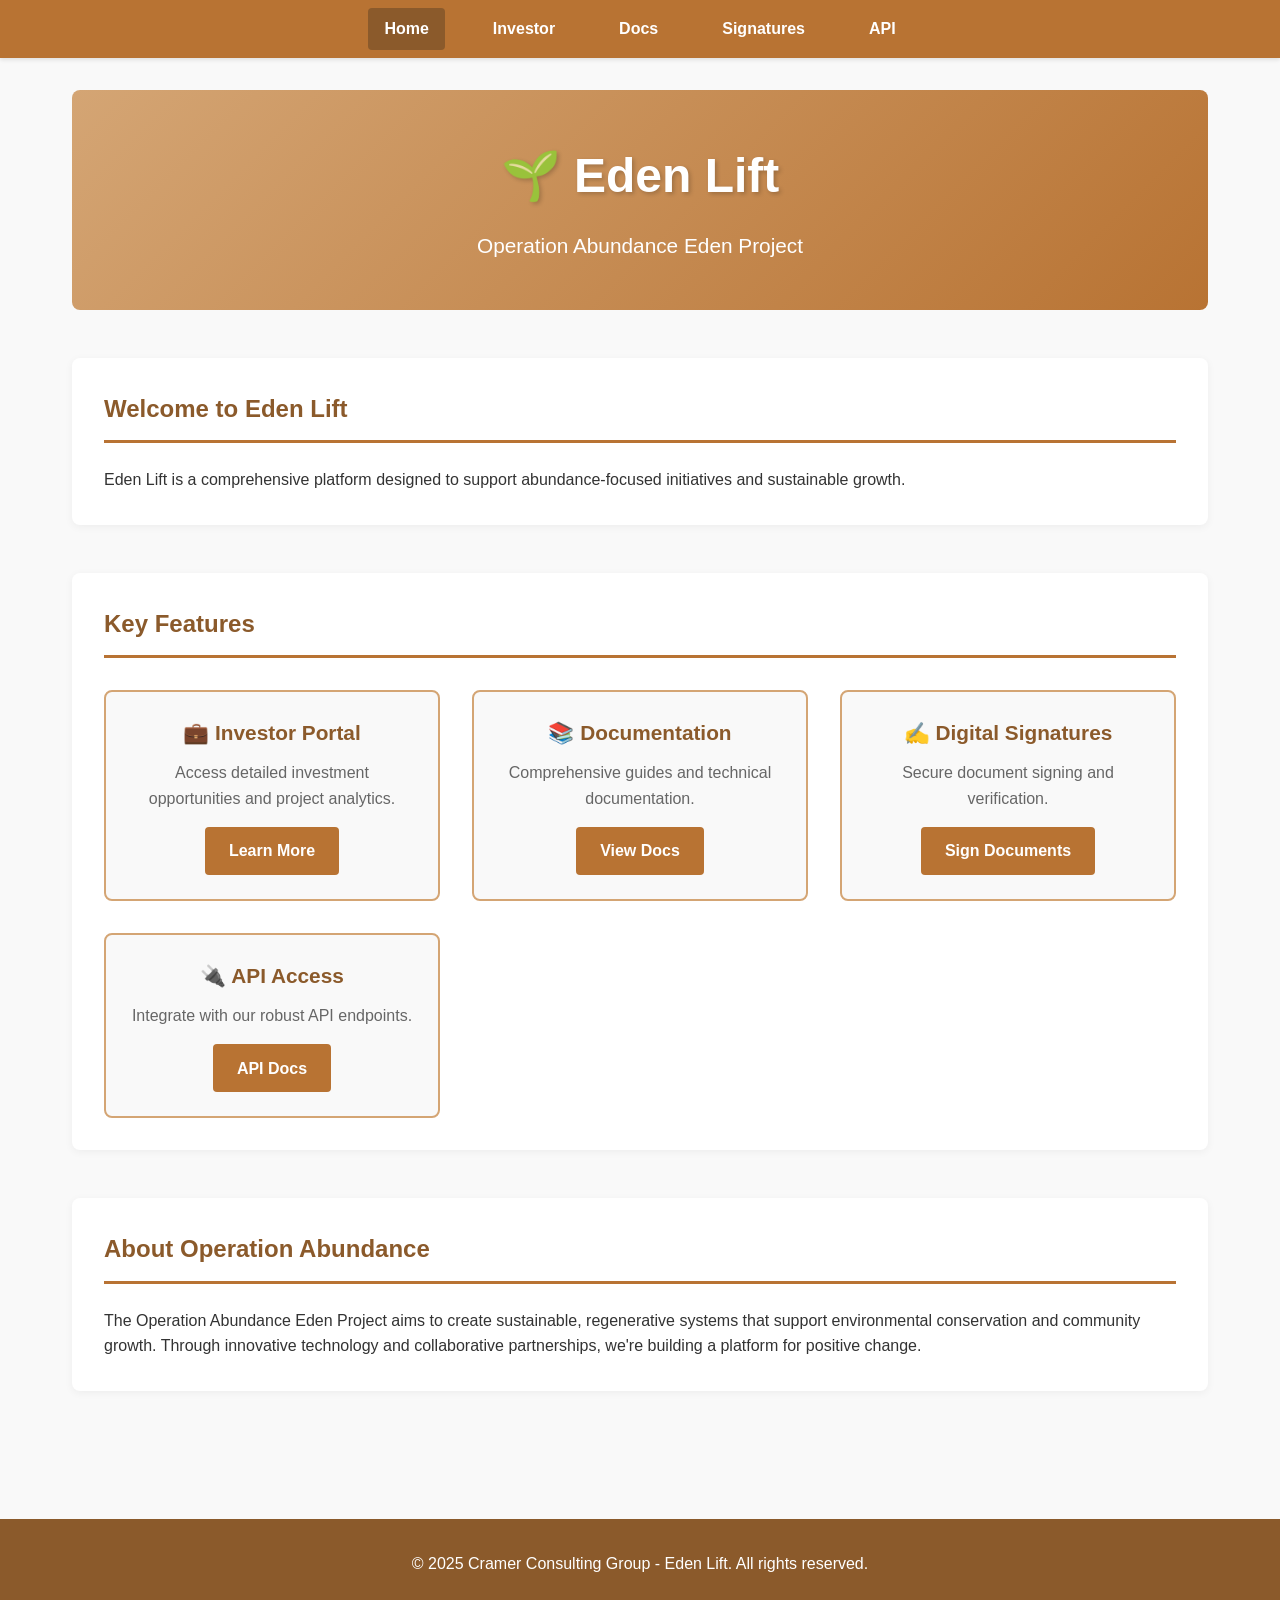
<file: index.html>
<!DOCTYPE html>
<html lang="en">
<head>
    <meta charset="UTF-8">
    <meta name="viewport" content="width=device-width, initial-scale=1.0">
    <title>Eden Lift - Operation Abundance Eden Project</title>
    <link rel="stylesheet" href="assets/css/style.css">
</head>
<body>
    <nav class="copper-nav" aria-label="Main menu">
        <ul>
            <li><a href="index.html" class="active">Home</a></li>
            <li><a href="investor/index.html">Investor</a></li>
            <li><a href="docs/index.html">Docs</a></li>
            <li><a href="signatures/index.html">Signatures</a></li>
            <li><a href="api/index.html">API</a></li>
        </ul>
    </nav>

    <main>
        <header class="hero">
            <h1>🌱 Eden Lift</h1>
            <p class="tagline">Operation Abundance Eden Project</p>
        </header>

        <section class="intro">
            <h2>Welcome to Eden Lift</h2>
            <p>Eden Lift is a comprehensive platform designed to support abundance-focused initiatives and sustainable growth.</p>
        </section>

        <section class="features">
            <h2>Key Features</h2>
            <div class="feature-grid">
                <div class="feature-card">
                    <h3>💼 Investor Portal</h3>
                    <p>Access detailed investment opportunities and project analytics.</p>
                    <a href="investor/index.html" class="btn">Learn More</a>
                </div>
                <div class="feature-card">
                    <h3>📚 Documentation</h3>
                    <p>Comprehensive guides and technical documentation.</p>
                    <a href="docs/index.html" class="btn">View Docs</a>
                </div>
                <div class="feature-card">
                    <h3>✍️ Digital Signatures</h3>
                    <p>Secure document signing and verification.</p>
                    <a href="signatures/index.html" class="btn">Sign Documents</a>
                </div>
                <div class="feature-card">
                    <h3>🔌 API Access</h3>
                    <p>Integrate with our robust API endpoints.</p>
                    <a href="api/index.html" class="btn">API Docs</a>
                </div>
            </div>
        </section>

        <section class="about">
            <h2>About Operation Abundance</h2>
            <p>The Operation Abundance Eden Project aims to create sustainable, regenerative systems that support environmental conservation and community growth. Through innovative technology and collaborative partnerships, we're building a platform for positive change.</p>
        </section>
    </main>

    <footer>
        <p>&copy; 2025 Cramer Consulting Group - Eden Lift. All rights reserved.</p>
    </footer>
</body>
</html>
</file>
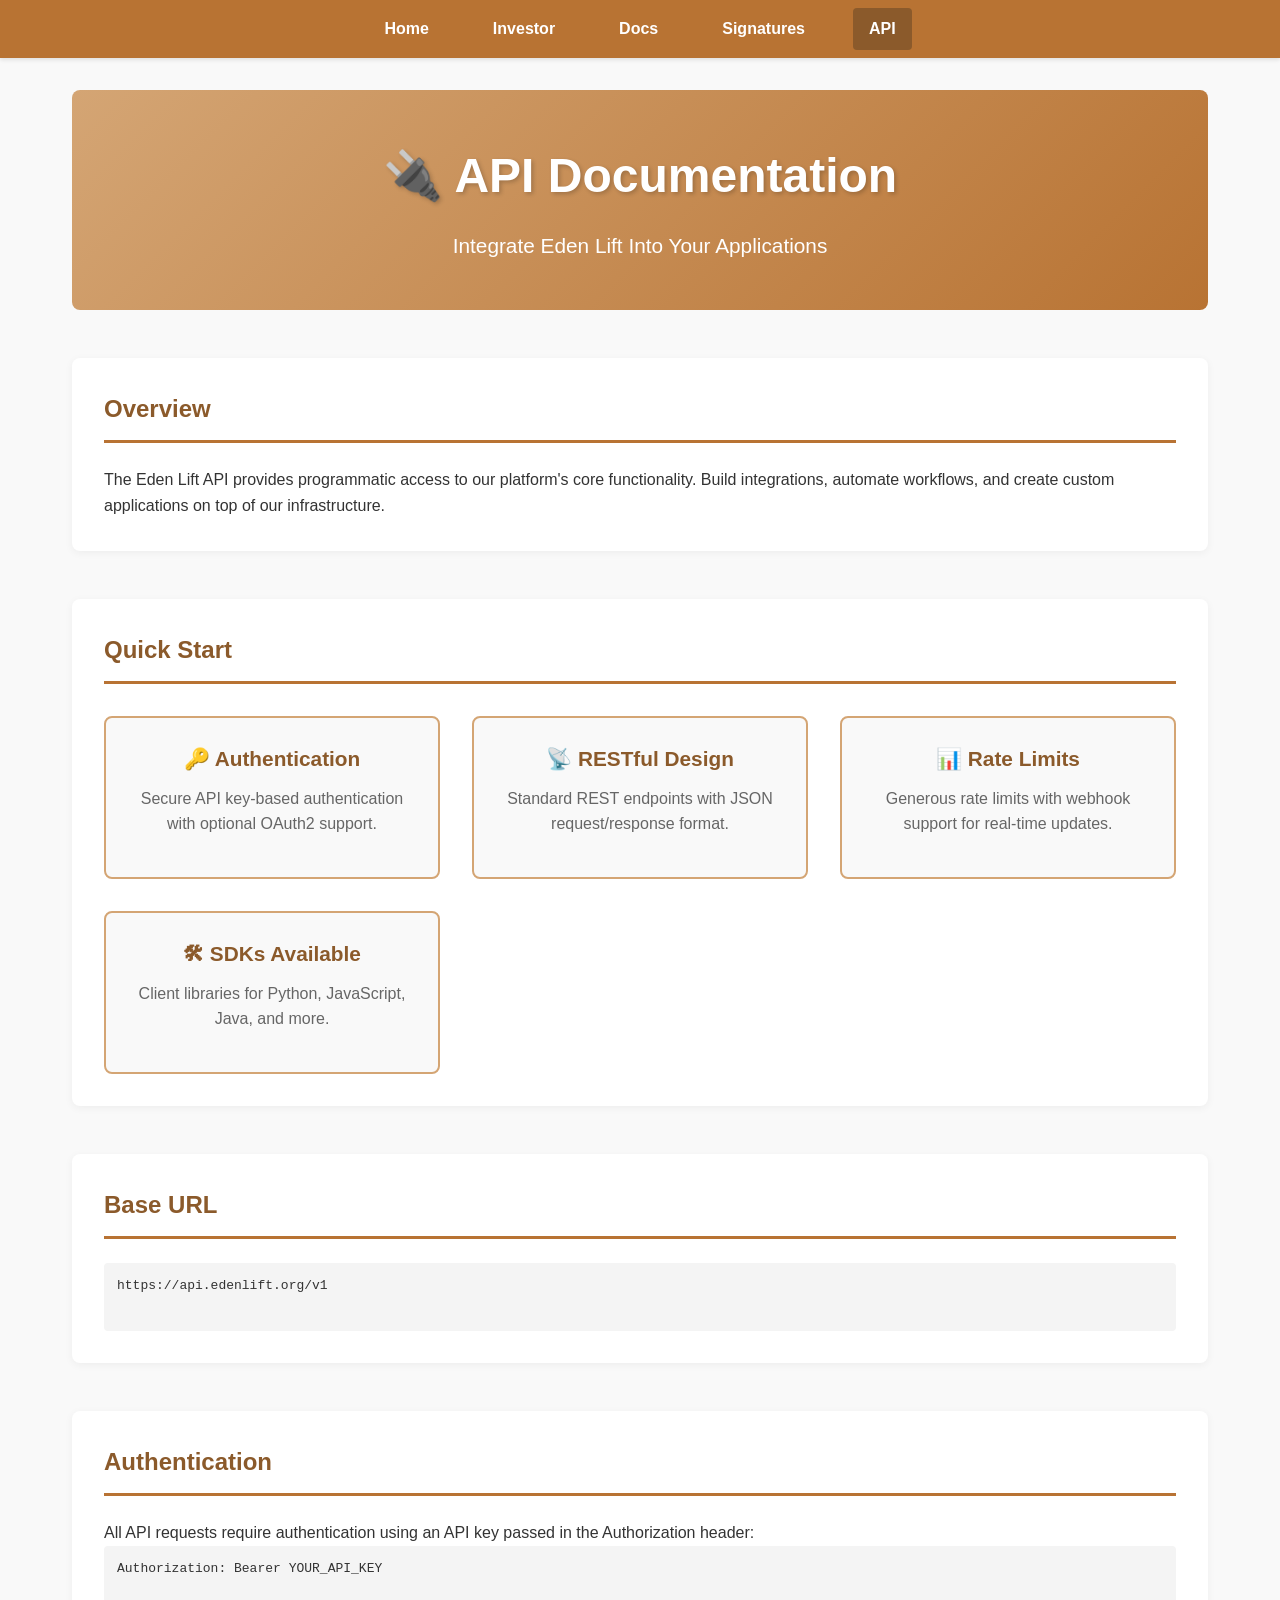
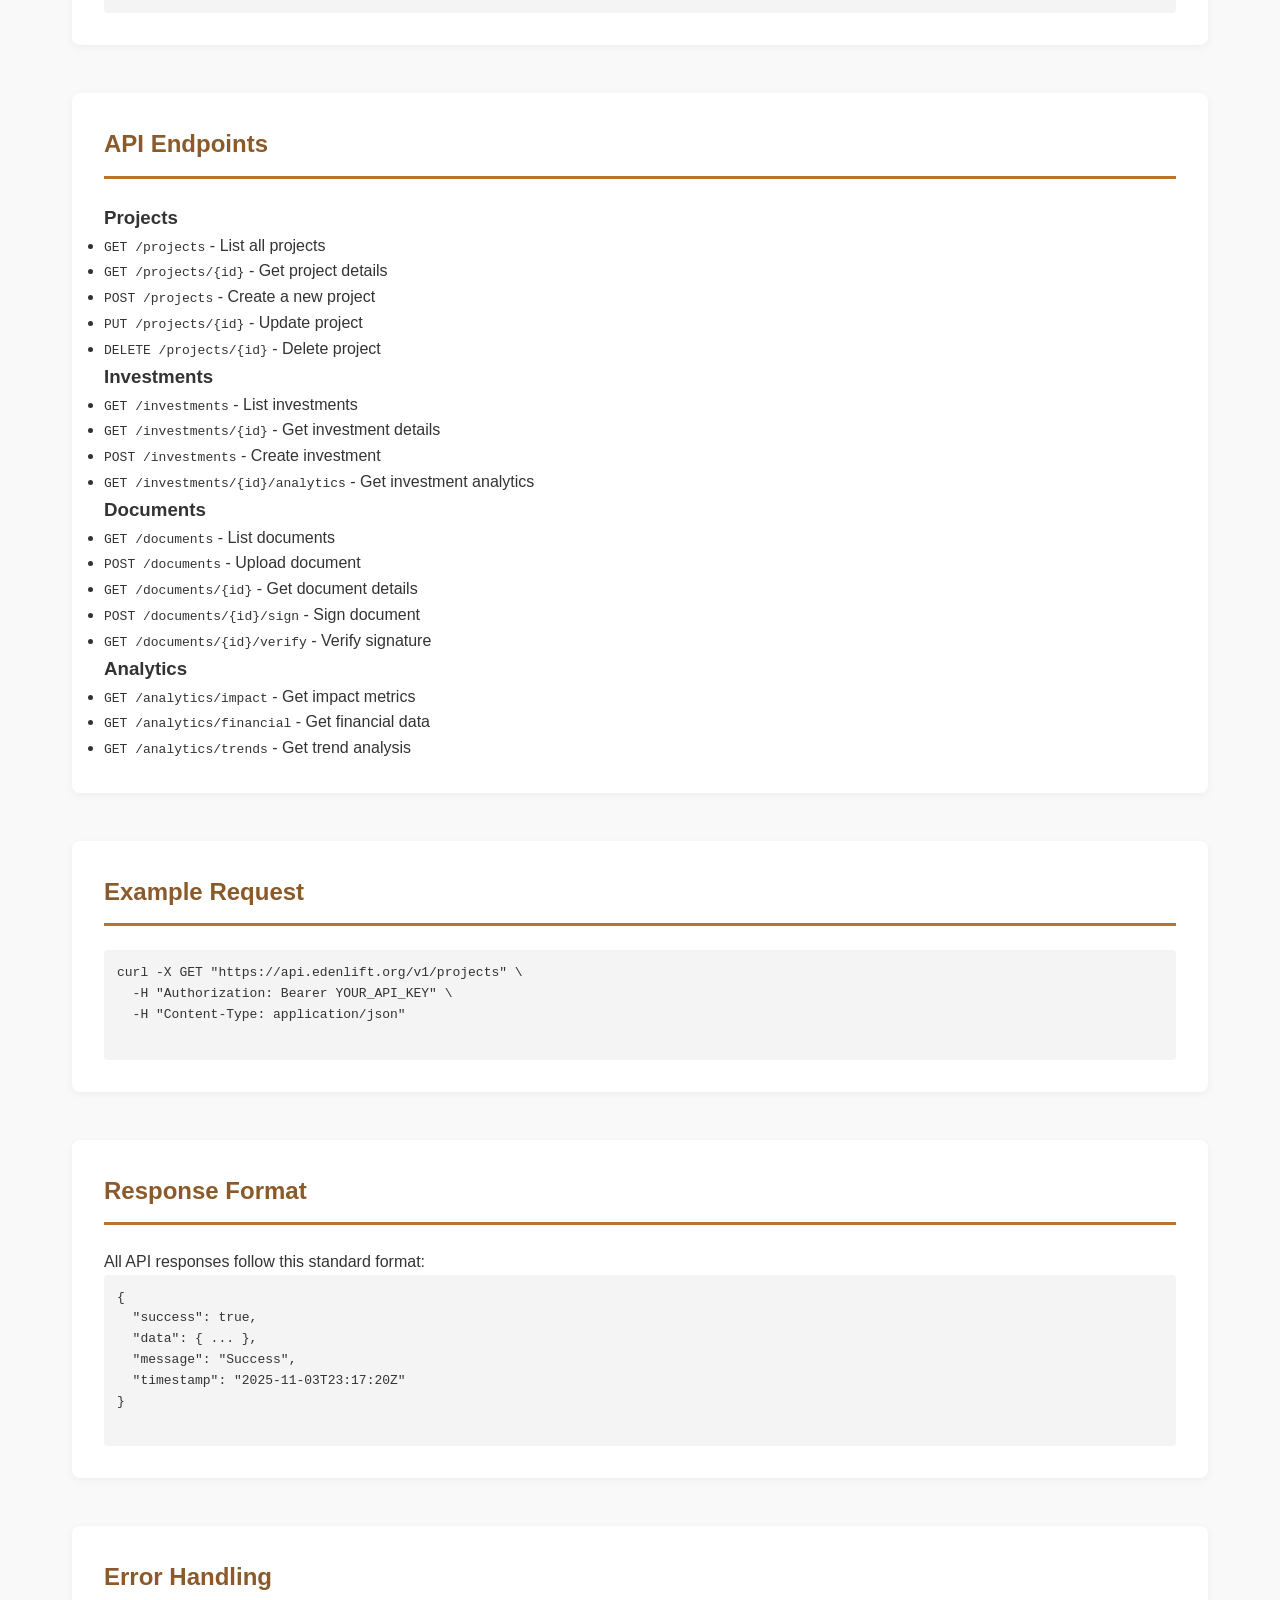
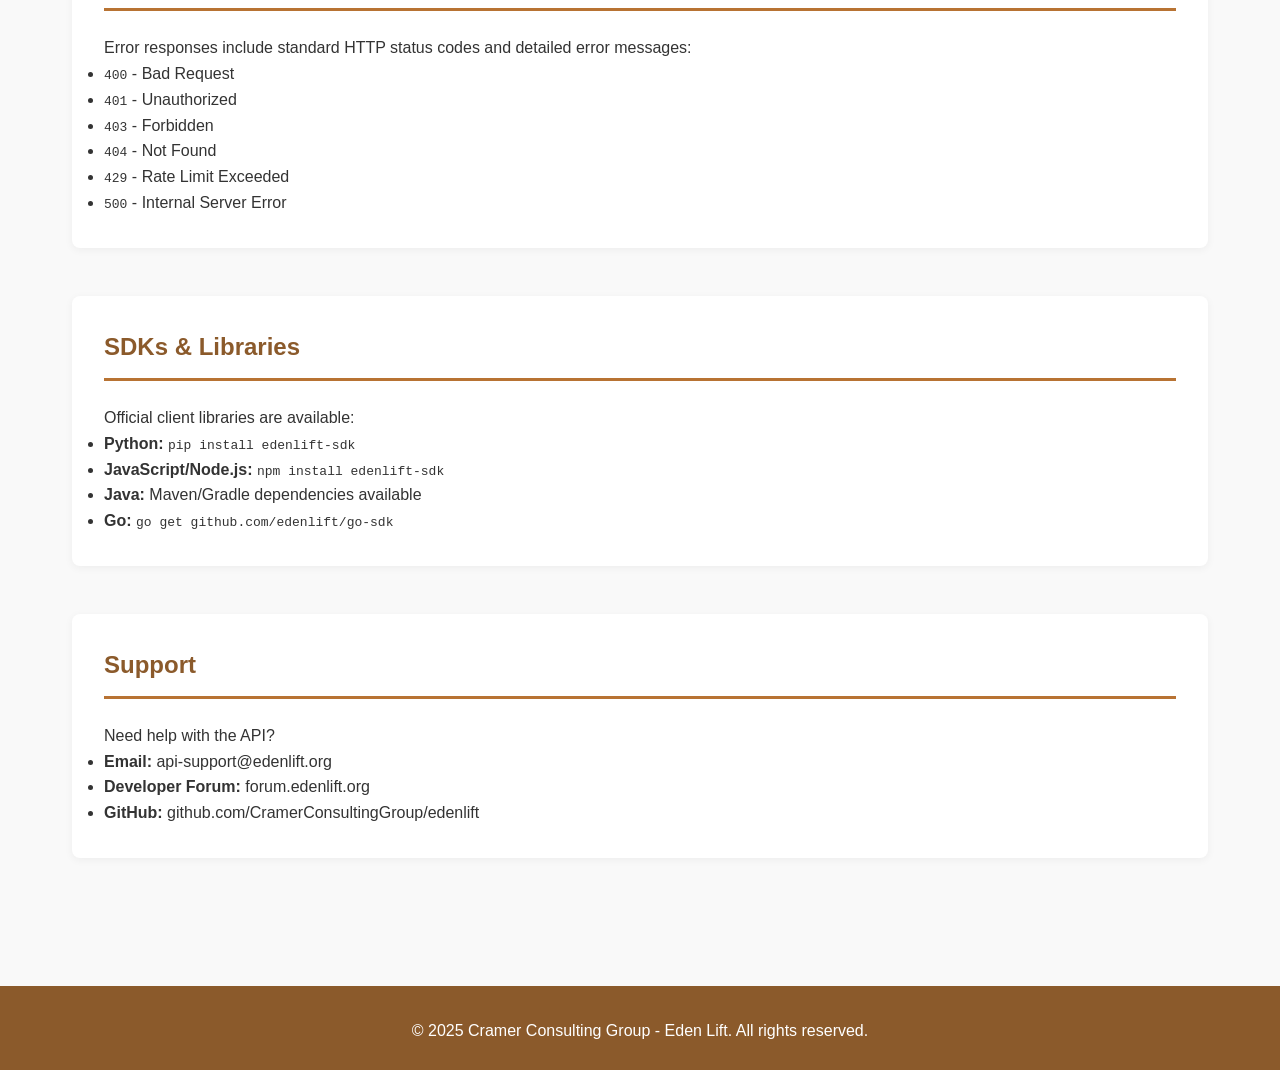
<file: api/index.html>
<!DOCTYPE html>
<html lang="en">
<head>
    <meta charset="UTF-8">
    <meta name="viewport" content="width=device-width, initial-scale=1.0">
    <title>API Documentation - Eden Lift</title>
    <link rel="stylesheet" href="../assets/css/style.css">
</head>
<body>
    <nav class="copper-nav" aria-label="Main menu">
        <ul>
            <li><a href="../index.html">Home</a></li>
            <li><a href="../investor/index.html">Investor</a></li>
            <li><a href="../docs/index.html">Docs</a></li>
            <li><a href="../signatures/index.html">Signatures</a></li>
            <li><a href="index.html" class="active">API</a></li>
        </ul>
    </nav>

    <main>
        <header class="hero">
            <h1>🔌 API Documentation</h1>
            <p class="tagline">Integrate Eden Lift Into Your Applications</p>
        </header>

        <section>
            <h2>Overview</h2>
            <p>The Eden Lift API provides programmatic access to our platform's core functionality. Build integrations, automate workflows, and create custom applications on top of our infrastructure.</p>
        </section>

        <section>
            <h2>Quick Start</h2>
            <div class="feature-grid">
                <div class="feature-card">
                    <h3>🔑 Authentication</h3>
                    <p>Secure API key-based authentication with optional OAuth2 support.</p>
                </div>
                <div class="feature-card">
                    <h3>📡 RESTful Design</h3>
                    <p>Standard REST endpoints with JSON request/response format.</p>
                </div>
                <div class="feature-card">
                    <h3>📊 Rate Limits</h3>
                    <p>Generous rate limits with webhook support for real-time updates.</p>
                </div>
                <div class="feature-card">
                    <h3>🛠 SDKs Available</h3>
                    <p>Client libraries for Python, JavaScript, Java, and more.</p>
                </div>
            </div>
        </section>

        <section>
            <h2>Base URL</h2>
            <pre style="background: #f4f4f4; padding: 1em; border-radius: 4px; overflow-x: auto;">
https://api.edenlift.org/v1
            </pre>
        </section>

        <section>
            <h2>Authentication</h2>
            <p>All API requests require authentication using an API key passed in the Authorization header:</p>
            <pre style="background: #f4f4f4; padding: 1em; border-radius: 4px; overflow-x: auto;">
Authorization: Bearer YOUR_API_KEY
            </pre>
        </section>

        <section>
            <h2>API Endpoints</h2>
            
            <h3>Projects</h3>
            <ul>
                <li><code>GET /projects</code> - List all projects</li>
                <li><code>GET /projects/{id}</code> - Get project details</li>
                <li><code>POST /projects</code> - Create a new project</li>
                <li><code>PUT /projects/{id}</code> - Update project</li>
                <li><code>DELETE /projects/{id}</code> - Delete project</li>
            </ul>

            <h3>Investments</h3>
            <ul>
                <li><code>GET /investments</code> - List investments</li>
                <li><code>GET /investments/{id}</code> - Get investment details</li>
                <li><code>POST /investments</code> - Create investment</li>
                <li><code>GET /investments/{id}/analytics</code> - Get investment analytics</li>
            </ul>

            <h3>Documents</h3>
            <ul>
                <li><code>GET /documents</code> - List documents</li>
                <li><code>POST /documents</code> - Upload document</li>
                <li><code>GET /documents/{id}</code> - Get document details</li>
                <li><code>POST /documents/{id}/sign</code> - Sign document</li>
                <li><code>GET /documents/{id}/verify</code> - Verify signature</li>
            </ul>

            <h3>Analytics</h3>
            <ul>
                <li><code>GET /analytics/impact</code> - Get impact metrics</li>
                <li><code>GET /analytics/financial</code> - Get financial data</li>
                <li><code>GET /analytics/trends</code> - Get trend analysis</li>
            </ul>
        </section>

        <section>
            <h2>Example Request</h2>
            <pre style="background: #f4f4f4; padding: 1em; border-radius: 4px; overflow-x: auto;">
curl -X GET "https://api.edenlift.org/v1/projects" \
  -H "Authorization: Bearer YOUR_API_KEY" \
  -H "Content-Type: application/json"
            </pre>
        </section>

        <section>
            <h2>Response Format</h2>
            <p>All API responses follow this standard format:</p>
            <pre style="background: #f4f4f4; padding: 1em; border-radius: 4px; overflow-x: auto;">
{
  "success": true,
  "data": { ... },
  "message": "Success",
  "timestamp": "2025-11-03T23:17:20Z"
}
            </pre>
        </section>

        <section>
            <h2>Error Handling</h2>
            <p>Error responses include standard HTTP status codes and detailed error messages:</p>
            <ul>
                <li><code>400</code> - Bad Request</li>
                <li><code>401</code> - Unauthorized</li>
                <li><code>403</code> - Forbidden</li>
                <li><code>404</code> - Not Found</li>
                <li><code>429</code> - Rate Limit Exceeded</li>
                <li><code>500</code> - Internal Server Error</li>
            </ul>
        </section>

        <section>
            <h2>SDKs & Libraries</h2>
            <p>Official client libraries are available:</p>
            <ul>
                <li><strong>Python:</strong> <code>pip install edenlift-sdk</code></li>
                <li><strong>JavaScript/Node.js:</strong> <code>npm install edenlift-sdk</code></li>
                <li><strong>Java:</strong> Maven/Gradle dependencies available</li>
                <li><strong>Go:</strong> <code>go get github.com/edenlift/go-sdk</code></li>
            </ul>
        </section>

        <section>
            <h2>Support</h2>
            <p>Need help with the API?</p>
            <ul>
                <li><strong>Email:</strong> api-support@edenlift.org</li>
                <li><strong>Developer Forum:</strong> forum.edenlift.org</li>
                <li><strong>GitHub:</strong> github.com/CramerConsultingGroup/edenlift</li>
            </ul>
        </section>
    </main>

    <footer>
        <p>&copy; 2025 Cramer Consulting Group - Eden Lift. All rights reserved.</p>
    </footer>
</body>
</html>
</file>
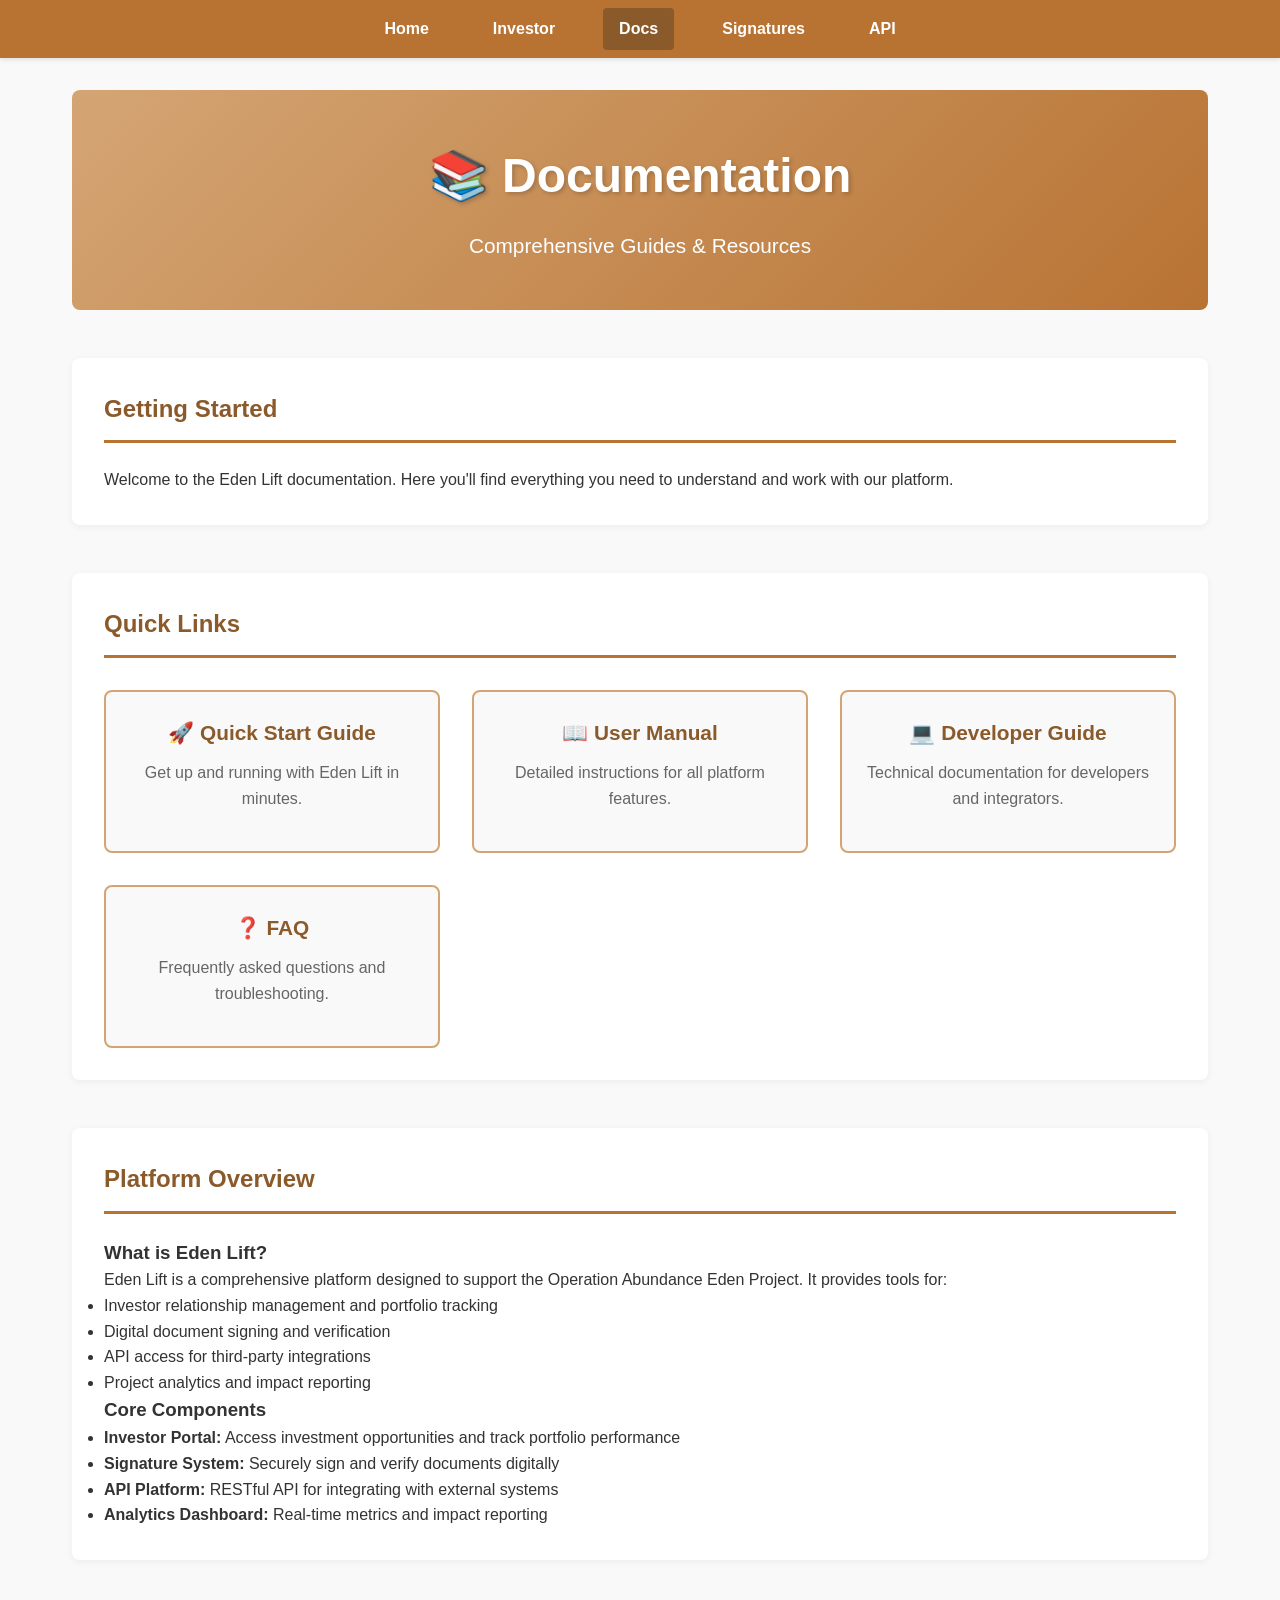
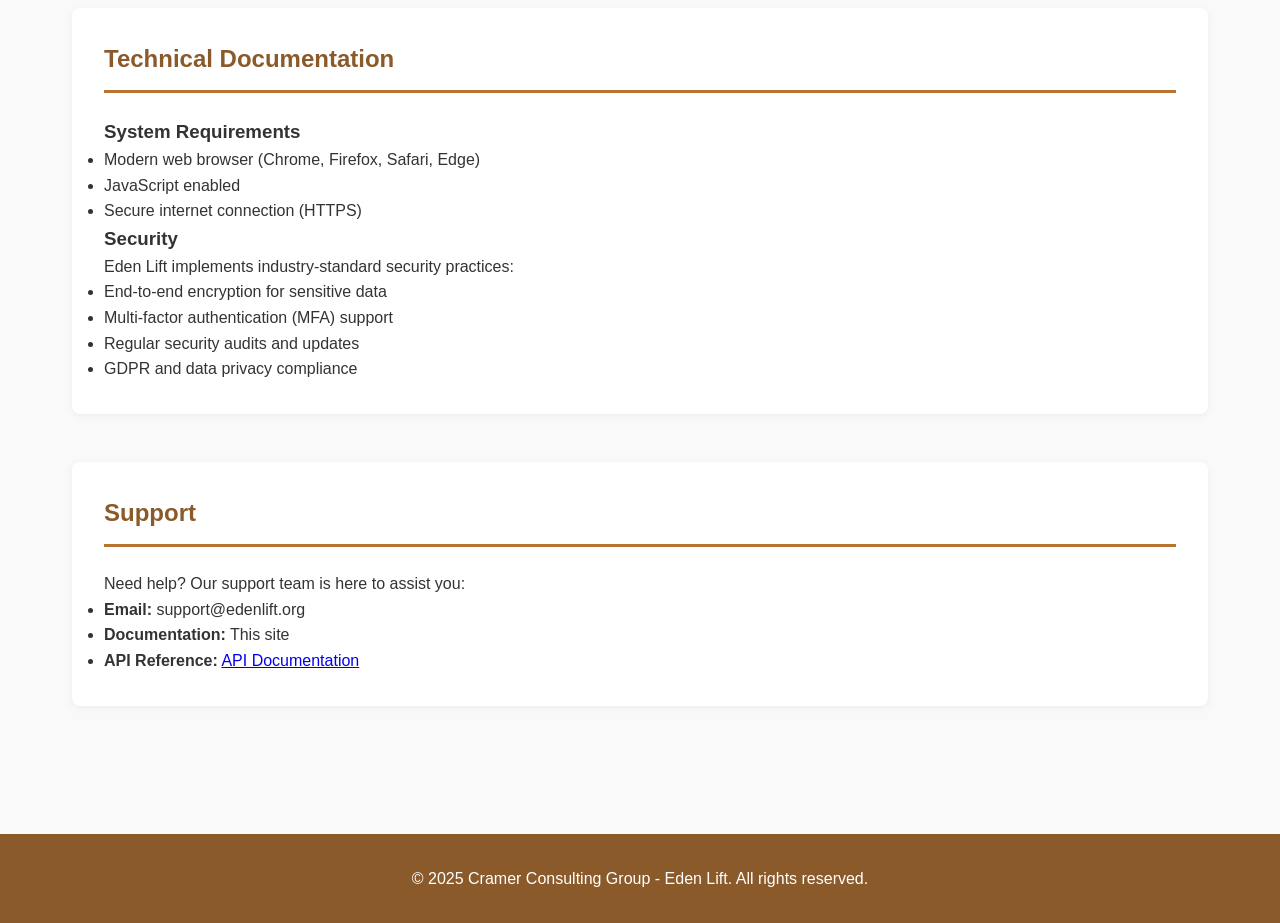
<file: docs/index.html>
<!DOCTYPE html>
<html lang="en">
<head>
    <meta charset="UTF-8">
    <meta name="viewport" content="width=device-width, initial-scale=1.0">
    <title>Documentation - Eden Lift</title>
    <link rel="stylesheet" href="../assets/css/style.css">
</head>
<body>
    <nav class="copper-nav" aria-label="Main menu">
        <ul>
            <li><a href="../index.html">Home</a></li>
            <li><a href="../investor/index.html">Investor</a></li>
            <li><a href="index.html" class="active">Docs</a></li>
            <li><a href="../signatures/index.html">Signatures</a></li>
            <li><a href="../api/index.html">API</a></li>
        </ul>
    </nav>

    <main>
        <header class="hero">
            <h1>📚 Documentation</h1>
            <p class="tagline">Comprehensive Guides & Resources</p>
        </header>

        <section>
            <h2>Getting Started</h2>
            <p>Welcome to the Eden Lift documentation. Here you'll find everything you need to understand and work with our platform.</p>
        </section>

        <section>
            <h2>Quick Links</h2>
            <div class="feature-grid">
                <div class="feature-card">
                    <h3>🚀 Quick Start Guide</h3>
                    <p>Get up and running with Eden Lift in minutes.</p>
                </div>
                <div class="feature-card">
                    <h3>📖 User Manual</h3>
                    <p>Detailed instructions for all platform features.</p>
                </div>
                <div class="feature-card">
                    <h3>💻 Developer Guide</h3>
                    <p>Technical documentation for developers and integrators.</p>
                </div>
                <div class="feature-card">
                    <h3>❓ FAQ</h3>
                    <p>Frequently asked questions and troubleshooting.</p>
                </div>
            </div>
        </section>

        <section>
            <h2>Platform Overview</h2>
            <h3>What is Eden Lift?</h3>
            <p>Eden Lift is a comprehensive platform designed to support the Operation Abundance Eden Project. It provides tools for:</p>
            <ul>
                <li>Investor relationship management and portfolio tracking</li>
                <li>Digital document signing and verification</li>
                <li>API access for third-party integrations</li>
                <li>Project analytics and impact reporting</li>
            </ul>

            <h3>Core Components</h3>
            <ul>
                <li><strong>Investor Portal:</strong> Access investment opportunities and track portfolio performance</li>
                <li><strong>Signature System:</strong> Securely sign and verify documents digitally</li>
                <li><strong>API Platform:</strong> RESTful API for integrating with external systems</li>
                <li><strong>Analytics Dashboard:</strong> Real-time metrics and impact reporting</li>
            </ul>
        </section>

        <section>
            <h2>Technical Documentation</h2>
            <h3>System Requirements</h3>
            <ul>
                <li>Modern web browser (Chrome, Firefox, Safari, Edge)</li>
                <li>JavaScript enabled</li>
                <li>Secure internet connection (HTTPS)</li>
            </ul>

            <h3>Security</h3>
            <p>Eden Lift implements industry-standard security practices:</p>
            <ul>
                <li>End-to-end encryption for sensitive data</li>
                <li>Multi-factor authentication (MFA) support</li>
                <li>Regular security audits and updates</li>
                <li>GDPR and data privacy compliance</li>
            </ul>
        </section>

        <section>
            <h2>Support</h2>
            <p>Need help? Our support team is here to assist you:</p>
            <ul>
                <li><strong>Email:</strong> support@edenlift.org</li>
                <li><strong>Documentation:</strong> This site</li>
                <li><strong>API Reference:</strong> <a href="../api/index.html">API Documentation</a></li>
            </ul>
        </section>
    </main>

    <footer>
        <p>&copy; 2025 Cramer Consulting Group - Eden Lift. All rights reserved.</p>
    </footer>
</body>
</html>
</file>
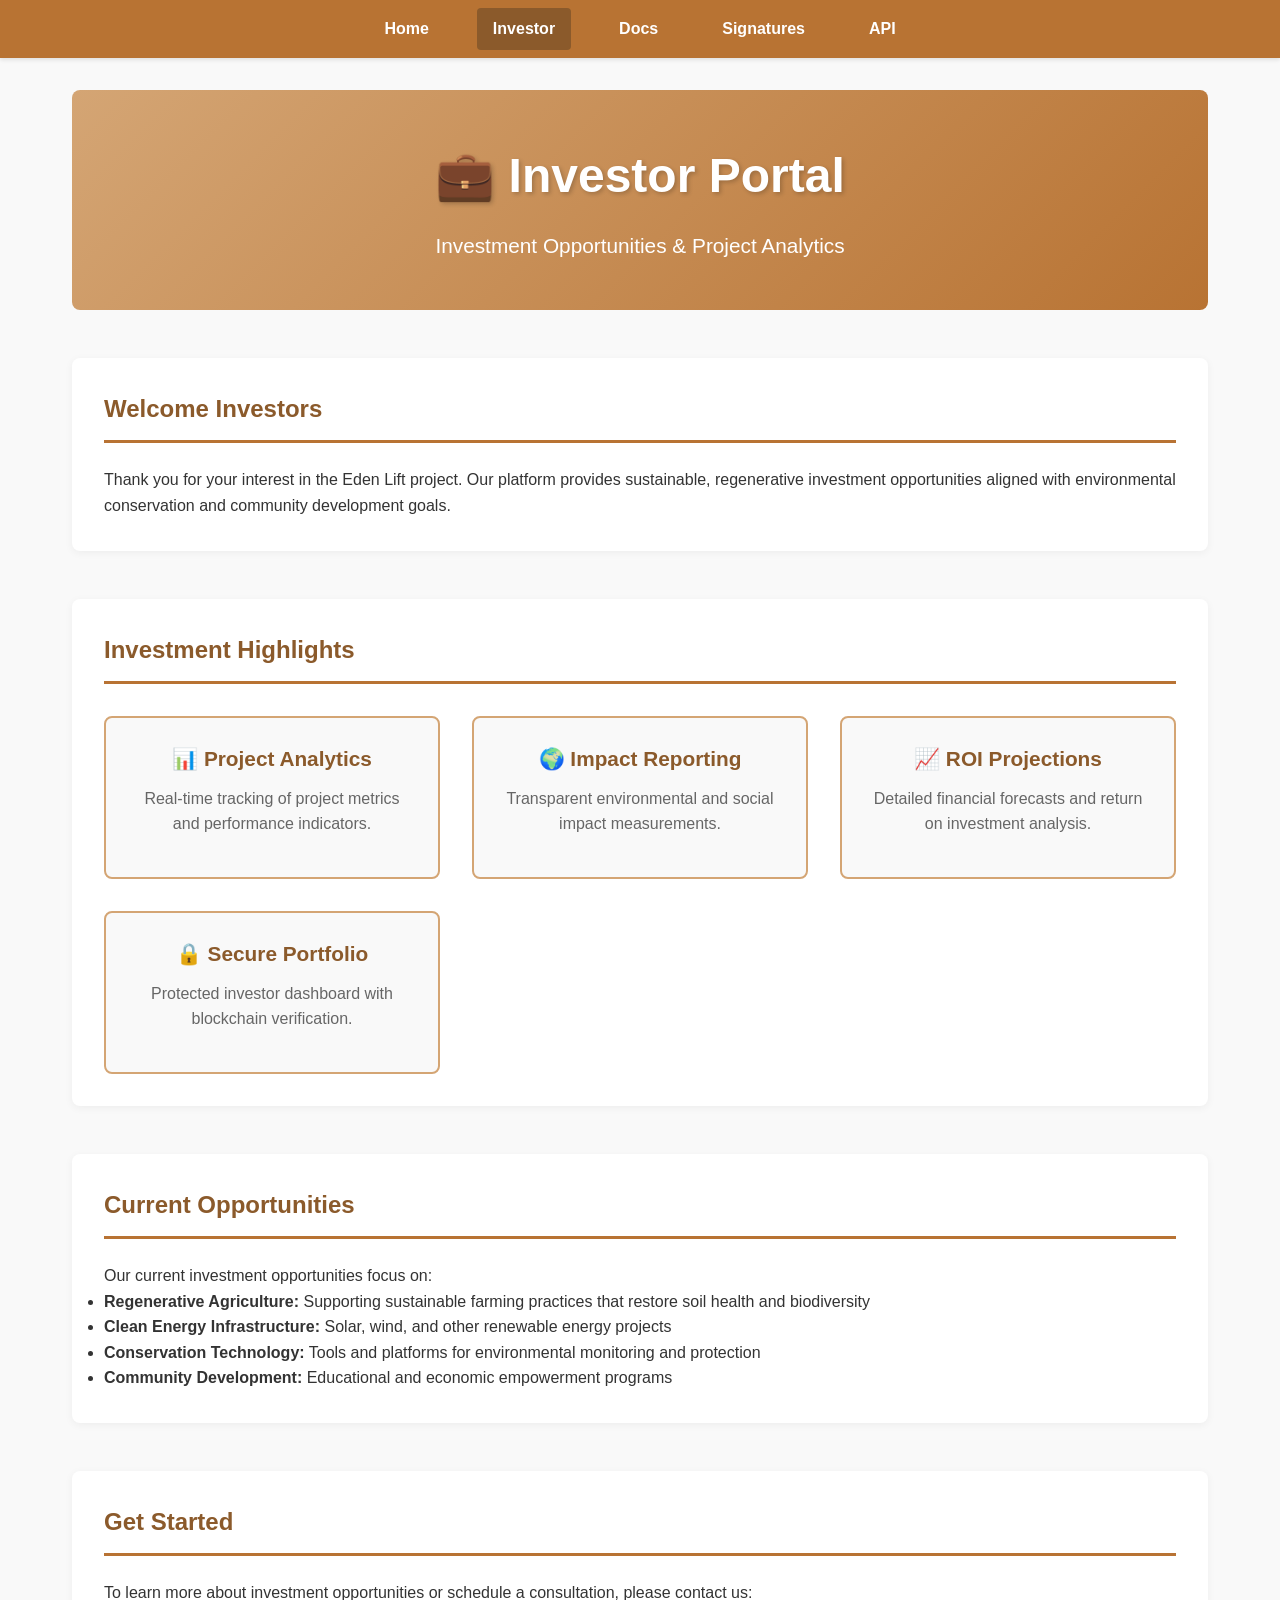
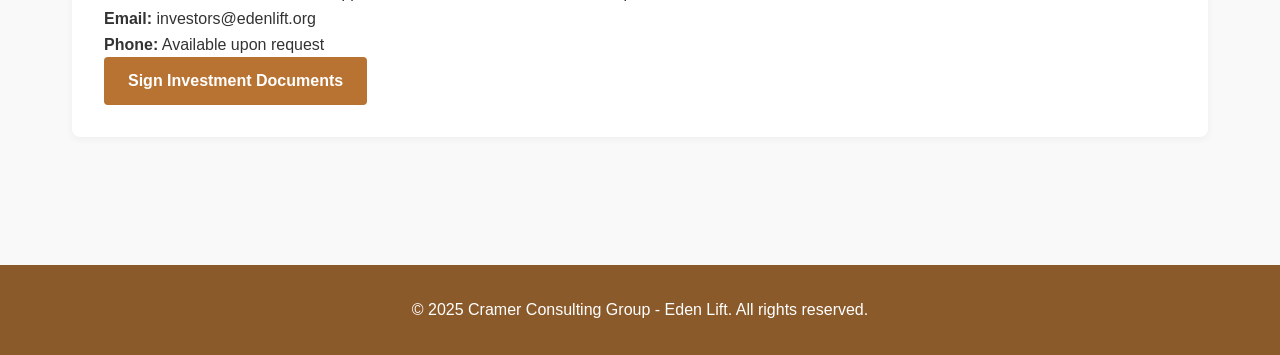
<file: investor/index.html>
<!DOCTYPE html>
<html lang="en">
<head>
    <meta charset="UTF-8">
    <meta name="viewport" content="width=device-width, initial-scale=1.0">
    <title>Investor Portal - Eden Lift</title>
    <link rel="stylesheet" href="../assets/css/style.css">
</head>
<body>
    <nav class="copper-nav" aria-label="Main menu">
        <ul>
            <li><a href="../index.html">Home</a></li>
            <li><a href="index.html" class="active">Investor</a></li>
            <li><a href="../docs/index.html">Docs</a></li>
            <li><a href="../signatures/index.html">Signatures</a></li>
            <li><a href="../api/index.html">API</a></li>
        </ul>
    </nav>

    <main>
        <header class="hero">
            <h1>💼 Investor Portal</h1>
            <p class="tagline">Investment Opportunities & Project Analytics</p>
        </header>

        <section>
            <h2>Welcome Investors</h2>
            <p>Thank you for your interest in the Eden Lift project. Our platform provides sustainable, regenerative investment opportunities aligned with environmental conservation and community development goals.</p>
        </section>

        <section>
            <h2>Investment Highlights</h2>
            <div class="feature-grid">
                <div class="feature-card">
                    <h3>📊 Project Analytics</h3>
                    <p>Real-time tracking of project metrics and performance indicators.</p>
                </div>
                <div class="feature-card">
                    <h3>🌍 Impact Reporting</h3>
                    <p>Transparent environmental and social impact measurements.</p>
                </div>
                <div class="feature-card">
                    <h3>📈 ROI Projections</h3>
                    <p>Detailed financial forecasts and return on investment analysis.</p>
                </div>
                <div class="feature-card">
                    <h3>🔒 Secure Portfolio</h3>
                    <p>Protected investor dashboard with blockchain verification.</p>
                </div>
            </div>
        </section>

        <section>
            <h2>Current Opportunities</h2>
            <p>Our current investment opportunities focus on:</p>
            <ul>
                <li><strong>Regenerative Agriculture:</strong> Supporting sustainable farming practices that restore soil health and biodiversity</li>
                <li><strong>Clean Energy Infrastructure:</strong> Solar, wind, and other renewable energy projects</li>
                <li><strong>Conservation Technology:</strong> Tools and platforms for environmental monitoring and protection</li>
                <li><strong>Community Development:</strong> Educational and economic empowerment programs</li>
            </ul>
        </section>

        <section>
            <h2>Get Started</h2>
            <p>To learn more about investment opportunities or schedule a consultation, please contact us:</p>
            <p><strong>Email:</strong> investors@edenlift.org</p>
            <p><strong>Phone:</strong> Available upon request</p>
            <a href="../signatures/index.html" class="btn">Sign Investment Documents</a>
        </section>
    </main>

    <footer>
        <p>&copy; 2025 Cramer Consulting Group - Eden Lift. All rights reserved.</p>
    </footer>
</body>
</html>
</file>
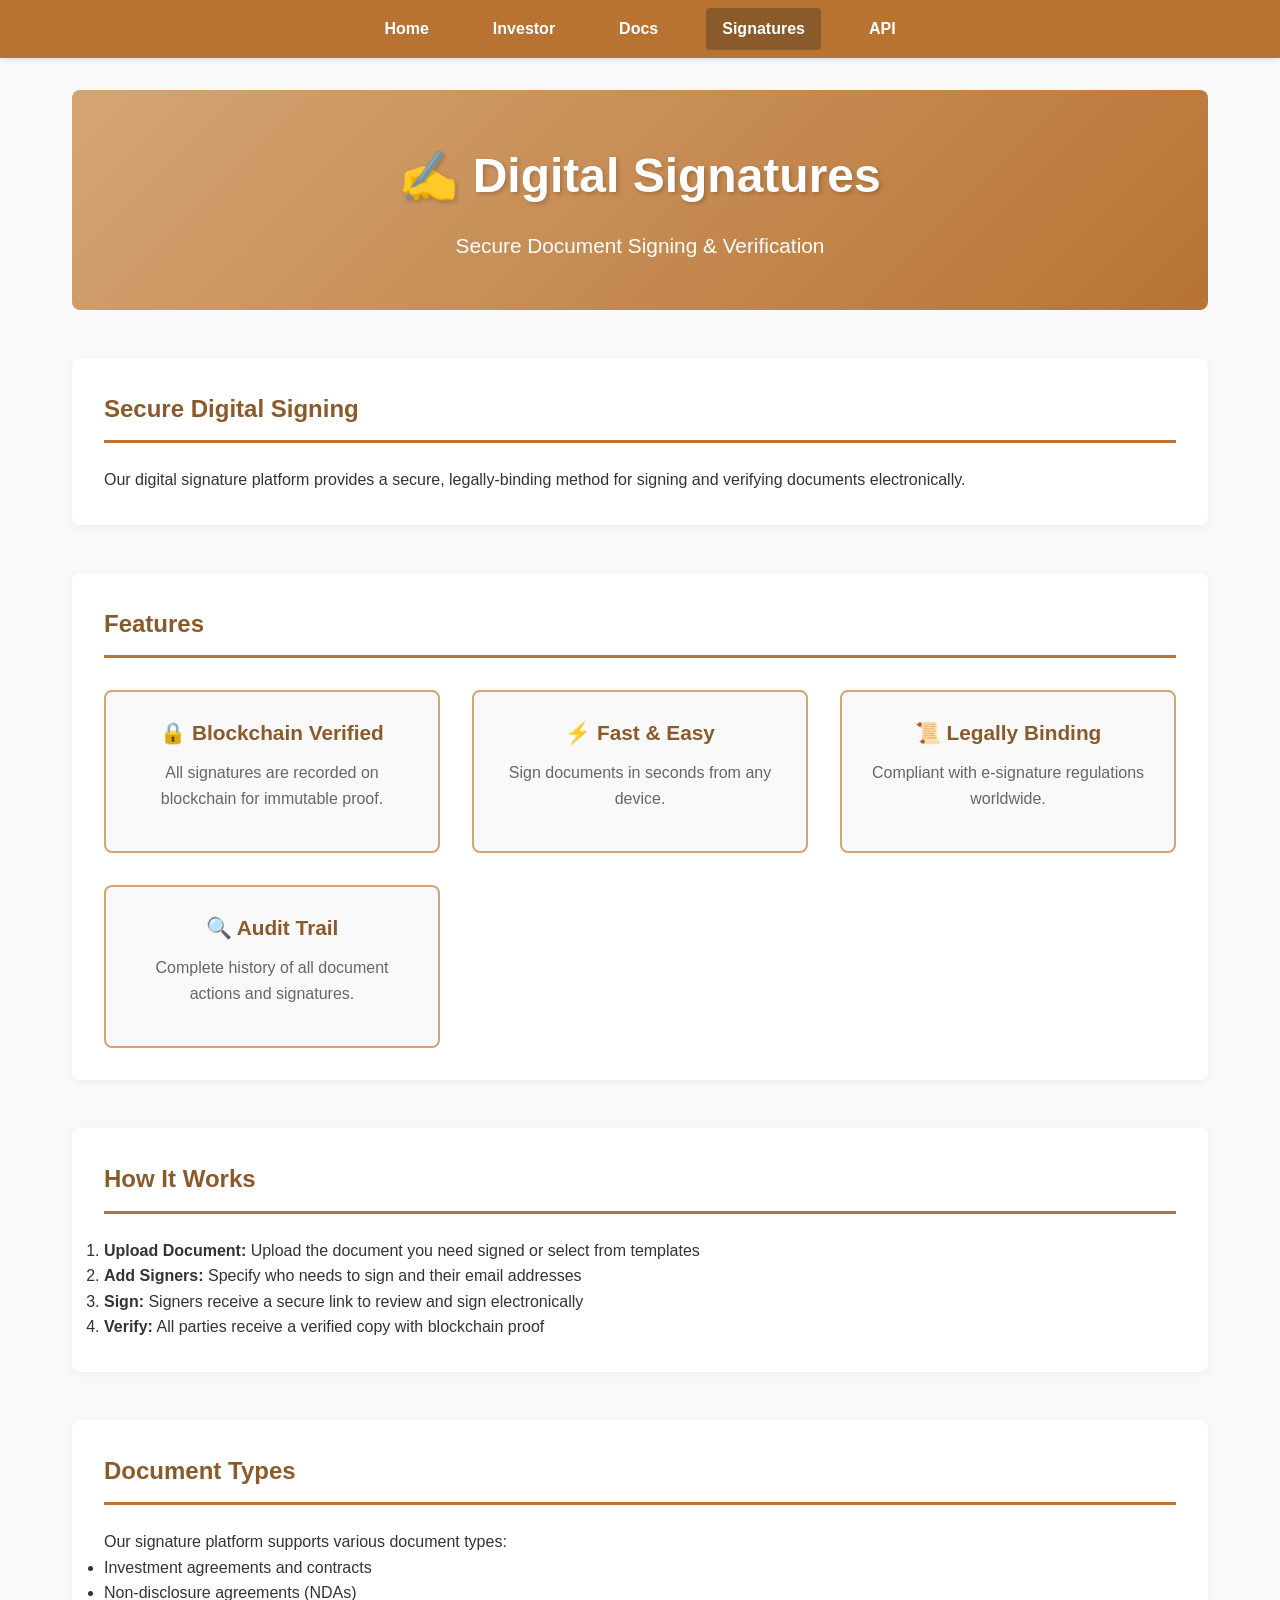
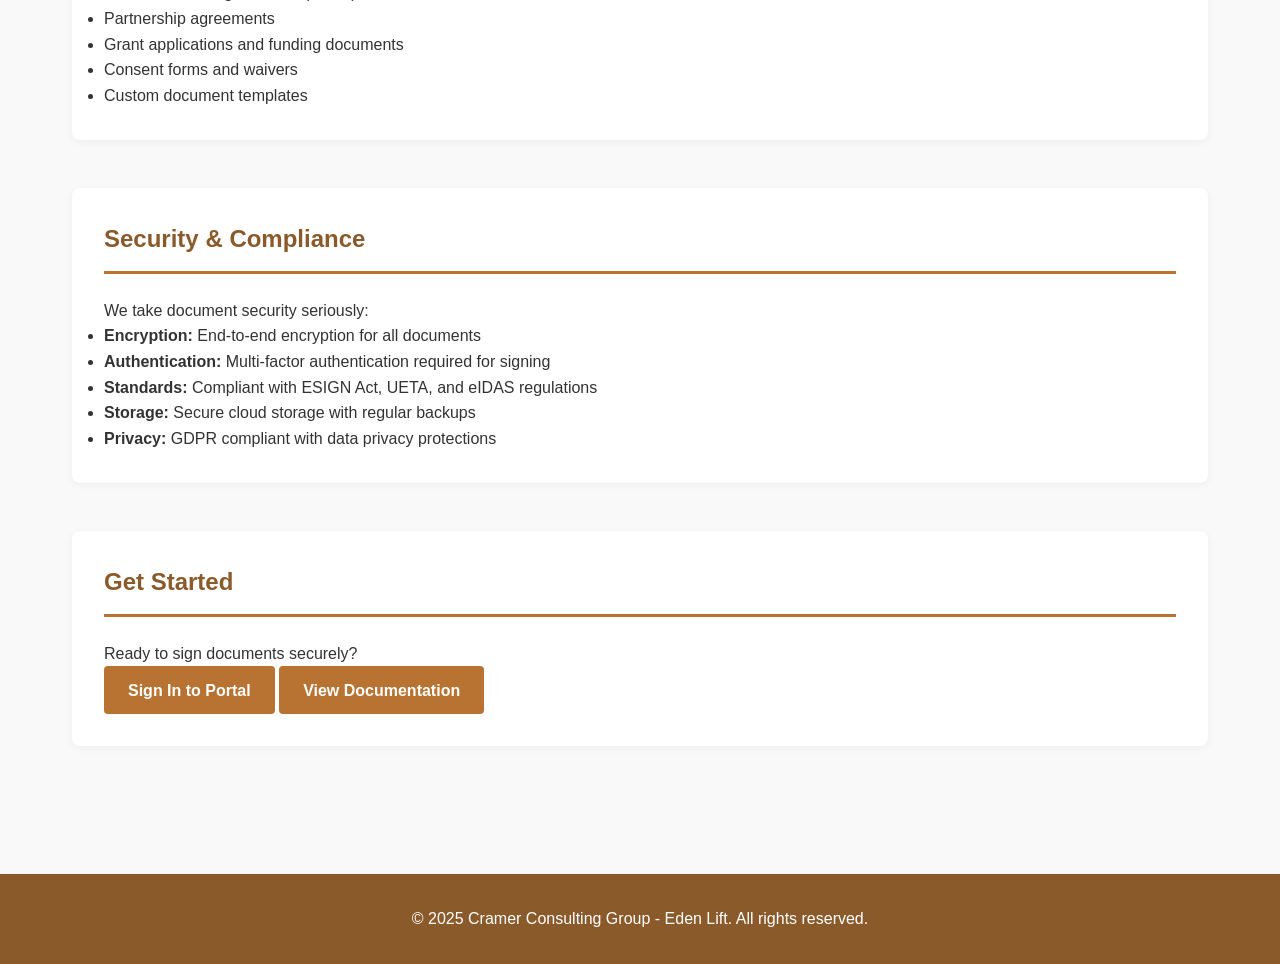
<file: signatures/index.html>
<!DOCTYPE html>
<html lang="en">
<head>
    <meta charset="UTF-8">
    <meta name="viewport" content="width=device-width, initial-scale=1.0">
    <title>Digital Signatures - Eden Lift</title>
    <link rel="stylesheet" href="../assets/css/style.css">
</head>
<body>
    <nav class="copper-nav" aria-label="Main menu">
        <ul>
            <li><a href="../index.html">Home</a></li>
            <li><a href="../investor/index.html">Investor</a></li>
            <li><a href="../docs/index.html">Docs</a></li>
            <li><a href="index.html" class="active">Signatures</a></li>
            <li><a href="../api/index.html">API</a></li>
        </ul>
    </nav>

    <main>
        <header class="hero">
            <h1>✍️ Digital Signatures</h1>
            <p class="tagline">Secure Document Signing & Verification</p>
        </header>

        <section>
            <h2>Secure Digital Signing</h2>
            <p>Our digital signature platform provides a secure, legally-binding method for signing and verifying documents electronically.</p>
        </section>

        <section>
            <h2>Features</h2>
            <div class="feature-grid">
                <div class="feature-card">
                    <h3>🔒 Blockchain Verified</h3>
                    <p>All signatures are recorded on blockchain for immutable proof.</p>
                </div>
                <div class="feature-card">
                    <h3>⚡ Fast & Easy</h3>
                    <p>Sign documents in seconds from any device.</p>
                </div>
                <div class="feature-card">
                    <h3>📜 Legally Binding</h3>
                    <p>Compliant with e-signature regulations worldwide.</p>
                </div>
                <div class="feature-card">
                    <h3>🔍 Audit Trail</h3>
                    <p>Complete history of all document actions and signatures.</p>
                </div>
            </div>
        </section>

        <section>
            <h2>How It Works</h2>
            <ol>
                <li><strong>Upload Document:</strong> Upload the document you need signed or select from templates</li>
                <li><strong>Add Signers:</strong> Specify who needs to sign and their email addresses</li>
                <li><strong>Sign:</strong> Signers receive a secure link to review and sign electronically</li>
                <li><strong>Verify:</strong> All parties receive a verified copy with blockchain proof</li>
            </ol>
        </section>

        <section>
            <h2>Document Types</h2>
            <p>Our signature platform supports various document types:</p>
            <ul>
                <li>Investment agreements and contracts</li>
                <li>Non-disclosure agreements (NDAs)</li>
                <li>Partnership agreements</li>
                <li>Grant applications and funding documents</li>
                <li>Consent forms and waivers</li>
                <li>Custom document templates</li>
            </ul>
        </section>

        <section>
            <h2>Security & Compliance</h2>
            <p>We take document security seriously:</p>
            <ul>
                <li><strong>Encryption:</strong> End-to-end encryption for all documents</li>
                <li><strong>Authentication:</strong> Multi-factor authentication required for signing</li>
                <li><strong>Standards:</strong> Compliant with ESIGN Act, UETA, and eIDAS regulations</li>
                <li><strong>Storage:</strong> Secure cloud storage with regular backups</li>
                <li><strong>Privacy:</strong> GDPR compliant with data privacy protections</li>
            </ul>
        </section>

        <section>
            <h2>Get Started</h2>
            <p>Ready to sign documents securely?</p>
            <a href="#" class="btn">Sign In to Portal</a>
            <a href="../docs/index.html" class="btn">View Documentation</a>
        </section>
    </main>

    <footer>
        <p>&copy; 2025 Cramer Consulting Group - Eden Lift. All rights reserved.</p>
    </footer>
</body>
</html>
</file>
<file: assets/css/style.css>
/* Eden Lift Styles - Copper Theme */
* {
    margin: 0;
    padding: 0;
    box-sizing: border-box;
}

:root {
    --copper: #b87333;
    --copper-dark: #8b5a2b;
    --copper-light: #d4a574;
    --white: #ffffff;
    --off-white: #f9f9f9;
    --text-dark: #333333;
    --text-light: #666666;
    --success: #4caf50;
    --info: #2196f3;
}

body {
    font-family: 'Segoe UI', Tahoma, Geneva, Verdana, sans-serif;
    line-height: 1.6;
    color: var(--text-dark);
    background-color: var(--off-white);
}

/* Navigation */
.copper-nav {
    background-color: var(--copper);
    color: var(--white);
    padding: 0.5em 0;
    position: sticky;
    top: 0;
    z-index: 1000;
    box-shadow: 0 2px 4px rgba(0,0,0,0.1);
}

.copper-nav ul {
    list-style: none;
    display: flex;
    gap: 2em;
    justify-content: center;
    flex-wrap: wrap;
}

.copper-nav li {
    margin: 0;
}

.copper-nav a {
    color: var(--white);
    text-decoration: none;
    font-weight: 600;
    padding: 0.5em 1em;
    display: block;
    border-radius: 4px;
    transition: background-color 0.3s ease;
}

.copper-nav a:hover,
.copper-nav a.active {
    background-color: var(--copper-dark);
}

/* Main Content */
main {
    max-width: 1200px;
    margin: 0 auto;
    padding: 2em;
}

/* Hero Section */
.hero {
    text-align: center;
    padding: 3em 2em;
    background: linear-gradient(135deg, var(--copper-light) 0%, var(--copper) 100%);
    color: var(--white);
    border-radius: 8px;
    margin-bottom: 2em;
}

.hero h1 {
    font-size: 3em;
    margin-bottom: 0.3em;
    text-shadow: 2px 2px 4px rgba(0,0,0,0.2);
}

.tagline {
    font-size: 1.3em;
    font-weight: 300;
}

/* Sections */
section {
    margin: 3em 0;
    padding: 2em;
    background: var(--white);
    border-radius: 8px;
    box-shadow: 0 2px 8px rgba(0,0,0,0.05);
}

section h2 {
    color: var(--copper-dark);
    margin-bottom: 1em;
    border-bottom: 3px solid var(--copper);
    padding-bottom: 0.5em;
}

/* Feature Grid */
.feature-grid {
    display: grid;
    grid-template-columns: repeat(auto-fit, minmax(250px, 1fr));
    gap: 2em;
    margin-top: 2em;
}

.feature-card {
    padding: 1.5em;
    background: var(--off-white);
    border: 2px solid var(--copper-light);
    border-radius: 8px;
    text-align: center;
    transition: transform 0.3s ease, box-shadow 0.3s ease;
}

.feature-card:hover {
    transform: translateY(-5px);
    box-shadow: 0 4px 12px rgba(184, 115, 51, 0.2);
}

.feature-card h3 {
    color: var(--copper-dark);
    margin-bottom: 0.5em;
    font-size: 1.3em;
}

.feature-card p {
    color: var(--text-light);
    margin-bottom: 1em;
}

/* Buttons */
.btn {
    display: inline-block;
    padding: 0.7em 1.5em;
    background-color: var(--copper);
    color: var(--white);
    text-decoration: none;
    border-radius: 4px;
    font-weight: 600;
    transition: background-color 0.3s ease;
}

.btn:hover {
    background-color: var(--copper-dark);
}

/* Footer */
footer {
    text-align: center;
    padding: 2em;
    background-color: var(--copper-dark);
    color: var(--white);
    margin-top: 3em;
}

/* Responsive */
@media (max-width: 768px) {
    .hero h1 {
        font-size: 2em;
    }
    
    .copper-nav ul {
        gap: 1em;
        padding: 0 1em;
    }
    
    .feature-grid {
        grid-template-columns: 1fr;
    }
    
    main {
        padding: 1em;
    }
}
</file>
